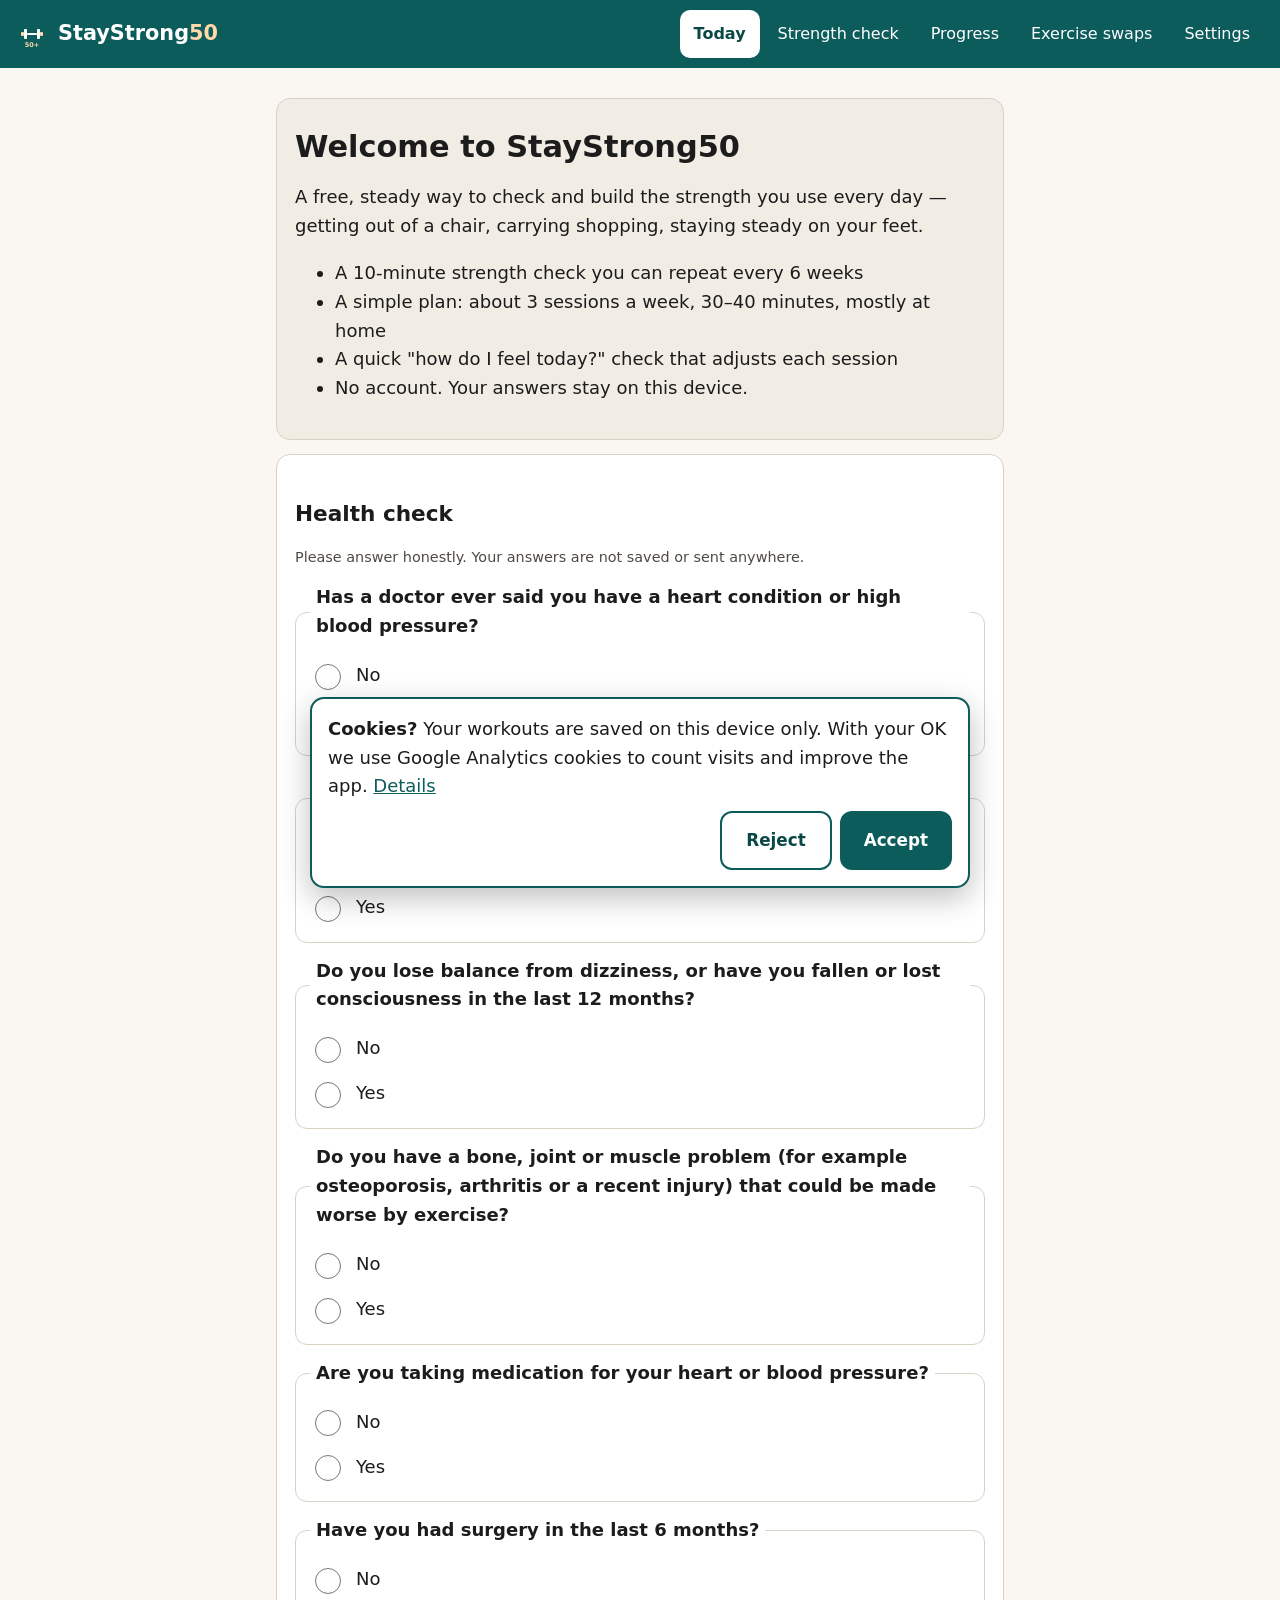
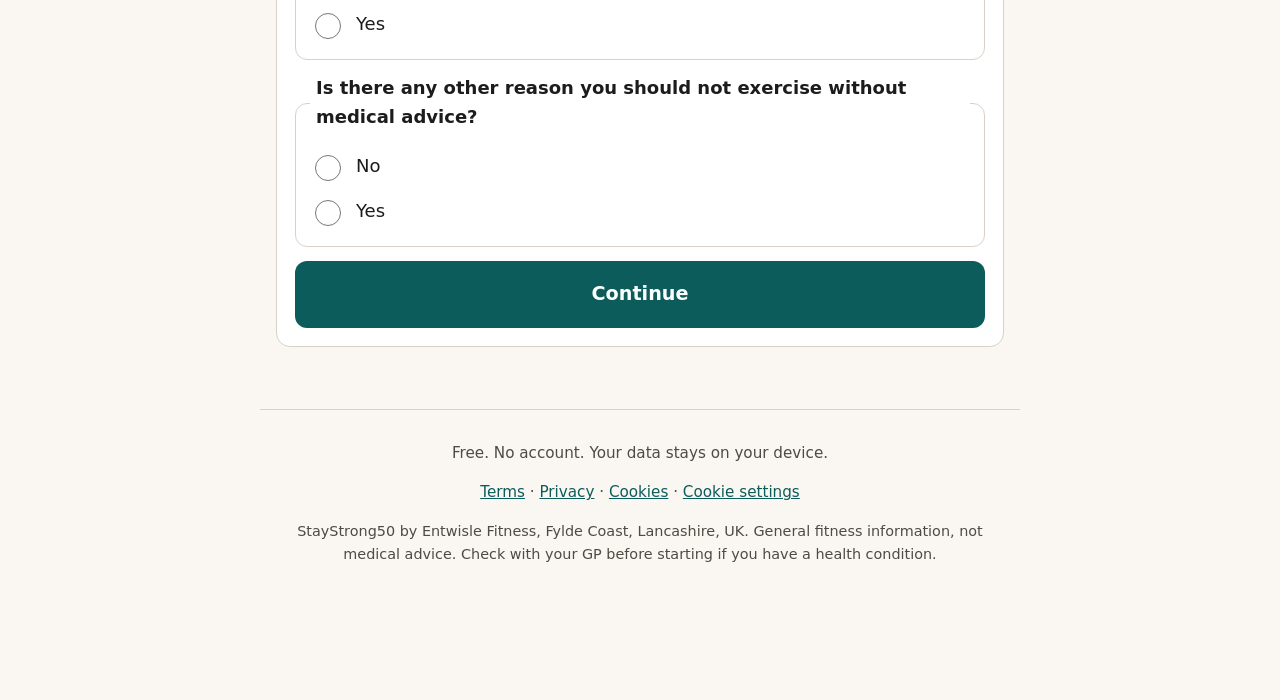
<file: index.html>
<!doctype html>
<html lang="en-GB">
<head>
<meta charset="utf-8">
<meta name="viewport" content="width=device-width, initial-scale=1, viewport-fit=cover">
<title>StayStrong50 — Free Strength Check &amp; Plan for Over 50s</title>
<meta name="description" content="StayStrong50 is a free strength check and training plan for adults 50+. Test your chair stands, arm curls and balance against published age ranges, then follow a joint-friendly plan with built-in recovery.">
<meta name="theme-color" content="#0d5c5c">
<link rel="canonical" href="https://staystrong50.vercel.app/">
<link rel="manifest" href="manifest.webmanifest">
<link rel="icon" href="icon.svg" type="image/svg+xml">
<link rel="apple-touch-icon" href="icon.svg">
<meta property="og:title" content="StayStrong50 — Free Strength Check &amp; Plan for Over 50s">
<meta property="og:description" content="Check your everyday strength and balance, then build it with a safe, steady plan. Free, no account.">
<meta property="og:type" content="website">
<meta property="og:url" content="https://staystrong50.vercel.app/">
<link rel="stylesheet" href="styles.css">
<script>
  // Google Analytics 4 Measurement ID. Leave blank to disable analytics entirely.
  window.GA_ID = "";
  // Google Search Console verification token (content value only).
  window.GSC_TOKEN = "";
</script>
<script src="consent.js"></script>
</head>
<body>
<a class="skip" href="#main">Skip to content</a>
<header class="top">
  <div class="brand"><img src="icon.svg" alt="" width="32" height="32"><span>StayStrong<b>50</b></span></div>
  <nav aria-label="Main">
    <button class="nav" data-view="today" aria-current="page">Today</button>
    <button class="nav" data-view="check">Strength check</button>
    <button class="nav" data-view="progress">Progress</button>
    <button class="nav" data-view="swap">Exercise swaps</button>
    <button class="nav" data-view="settings">Settings</button>
  </nav>
</header>

<main id="main" tabindex="-1"></main>

<div id="toast" class="toast" role="status" aria-live="polite"></div>
<div id="timer" class="timer" hidden></div>
<div id="modal" class="modal" hidden role="dialog" aria-modal="true" aria-labelledby="modalTitle"></div>

<footer class="foot">
  <p>Free. No account. Your data stays on your device.</p>
  <p><a href="terms.html">Terms</a> · <a href="privacy.html">Privacy</a> · <a href="cookies.html">Cookies</a> · <button class="linkbtn" id="cookieSettings" type="button">Cookie settings</button></p>
  <p class="small">StayStrong50 by Entwisle Fitness, Fylde Coast, Lancashire, UK. General fitness information, not medical advice. Check with your GP before starting if you have a health condition.</p>
</footer>

<script src="app.js"></script>
<script>
  if ('serviceWorker' in navigator) {
    window.addEventListener('load', () => navigator.serviceWorker.register('sw.js').catch(() => {}));
  }
</script>
</body>
</html>
</file>
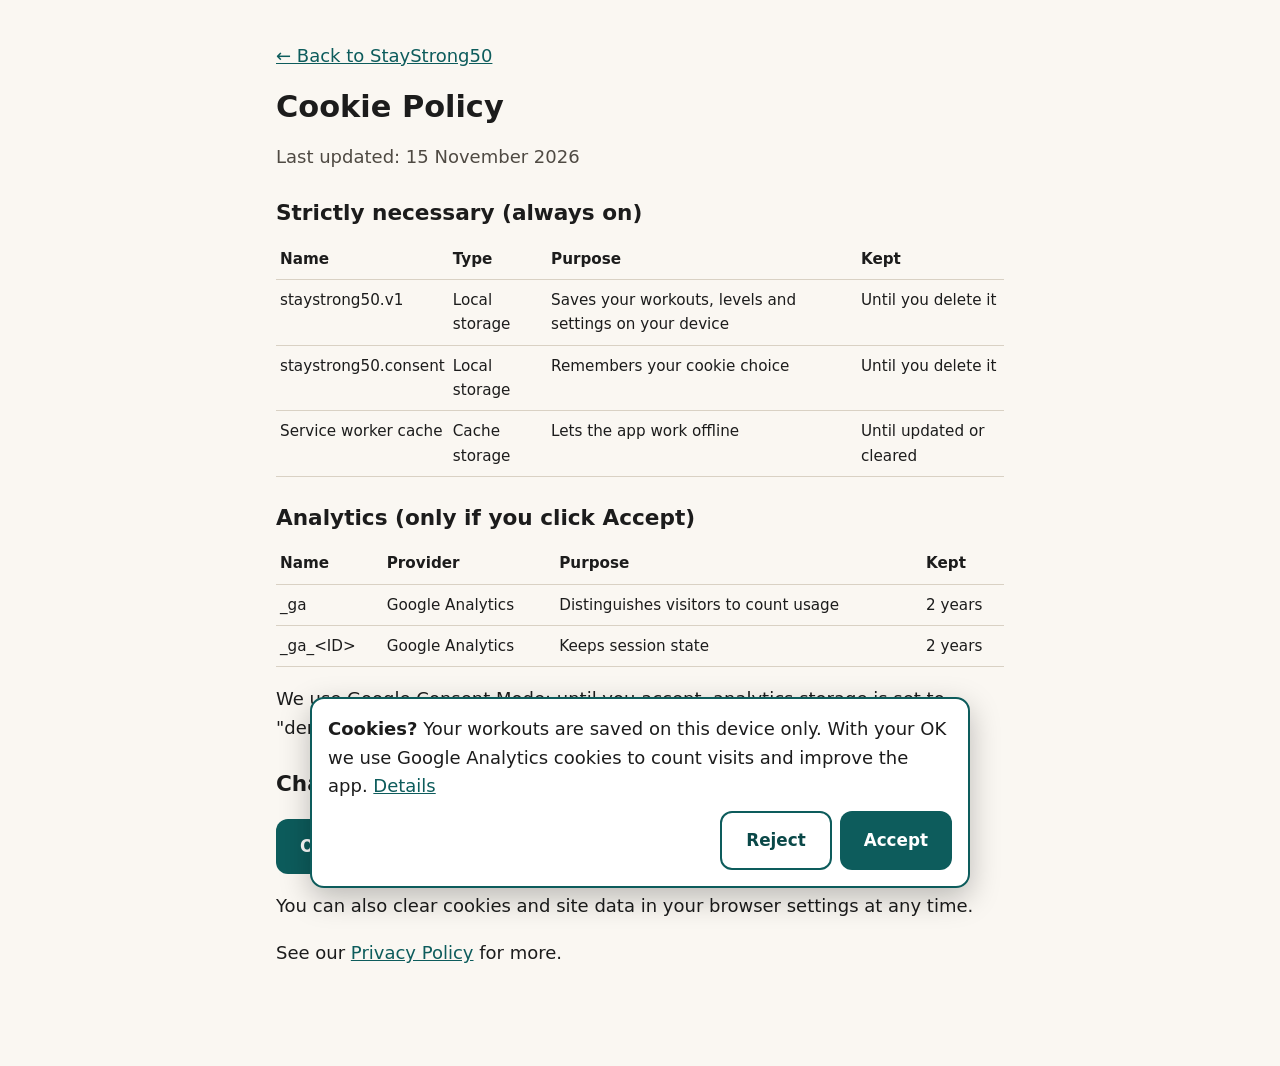
<file: cookies.html>
<!doctype html>
<html lang="en-GB">
<head>
<meta charset="utf-8">
<meta name="viewport" content="width=device-width, initial-scale=1">
<title>Cookie Policy — StayStrong50</title>
<meta name="description" content="Cookies and local storage used by StayStrong50.">
<link rel="stylesheet" href="styles.css">
<link rel="icon" href="icon.svg" type="image/svg+xml">
<script>window.GA_ID = ""; window.GSC_TOKEN = "";</script>
<script src="consent.js"></script>
</head>
<body>
<main class="doc" id="main">
<p><a href="./">← Back to StayStrong50</a></p>
<h1>Cookie Policy</h1>
<p class="muted">Last updated: 15 November 2026</p>

<h2>Strictly necessary (always on)</h2>
<table>
  <thead><tr><th>Name</th><th>Type</th><th>Purpose</th><th>Kept</th></tr></thead>
  <tbody>
    <tr><td>staystrong50.v1</td><td>Local storage</td><td>Saves your workouts, levels and settings on your device</td><td>Until you delete it</td></tr>
    <tr><td>staystrong50.consent</td><td>Local storage</td><td>Remembers your cookie choice</td><td>Until you delete it</td></tr>
    <tr><td>Service worker cache</td><td>Cache storage</td><td>Lets the app work offline</td><td>Until updated or cleared</td></tr>
  </tbody>
</table>

<h2>Analytics (only if you click Accept)</h2>
<table>
  <thead><tr><th>Name</th><th>Provider</th><th>Purpose</th><th>Kept</th></tr></thead>
  <tbody>
    <tr><td>_ga</td><td>Google Analytics</td><td>Distinguishes visitors to count usage</td><td>2 years</td></tr>
    <tr><td>_ga_&lt;ID&gt;</td><td>Google Analytics</td><td>Keeps session state</td><td>2 years</td></tr>
  </tbody>
</table>
<p>We use Google Consent Mode: until you accept, analytics storage is set to "denied" and the Google Analytics script is not loaded at all.</p>

<h2>Change your choice</h2>
<p><button class="btn" id="cookieSettings" type="button">Open cookie settings</button></p>
<p>You can also clear cookies and site data in your browser settings at any time.</p>
<p>See our <a href="privacy.html">Privacy Policy</a> for more.</p>
</main>
</body>
</html>
</file>
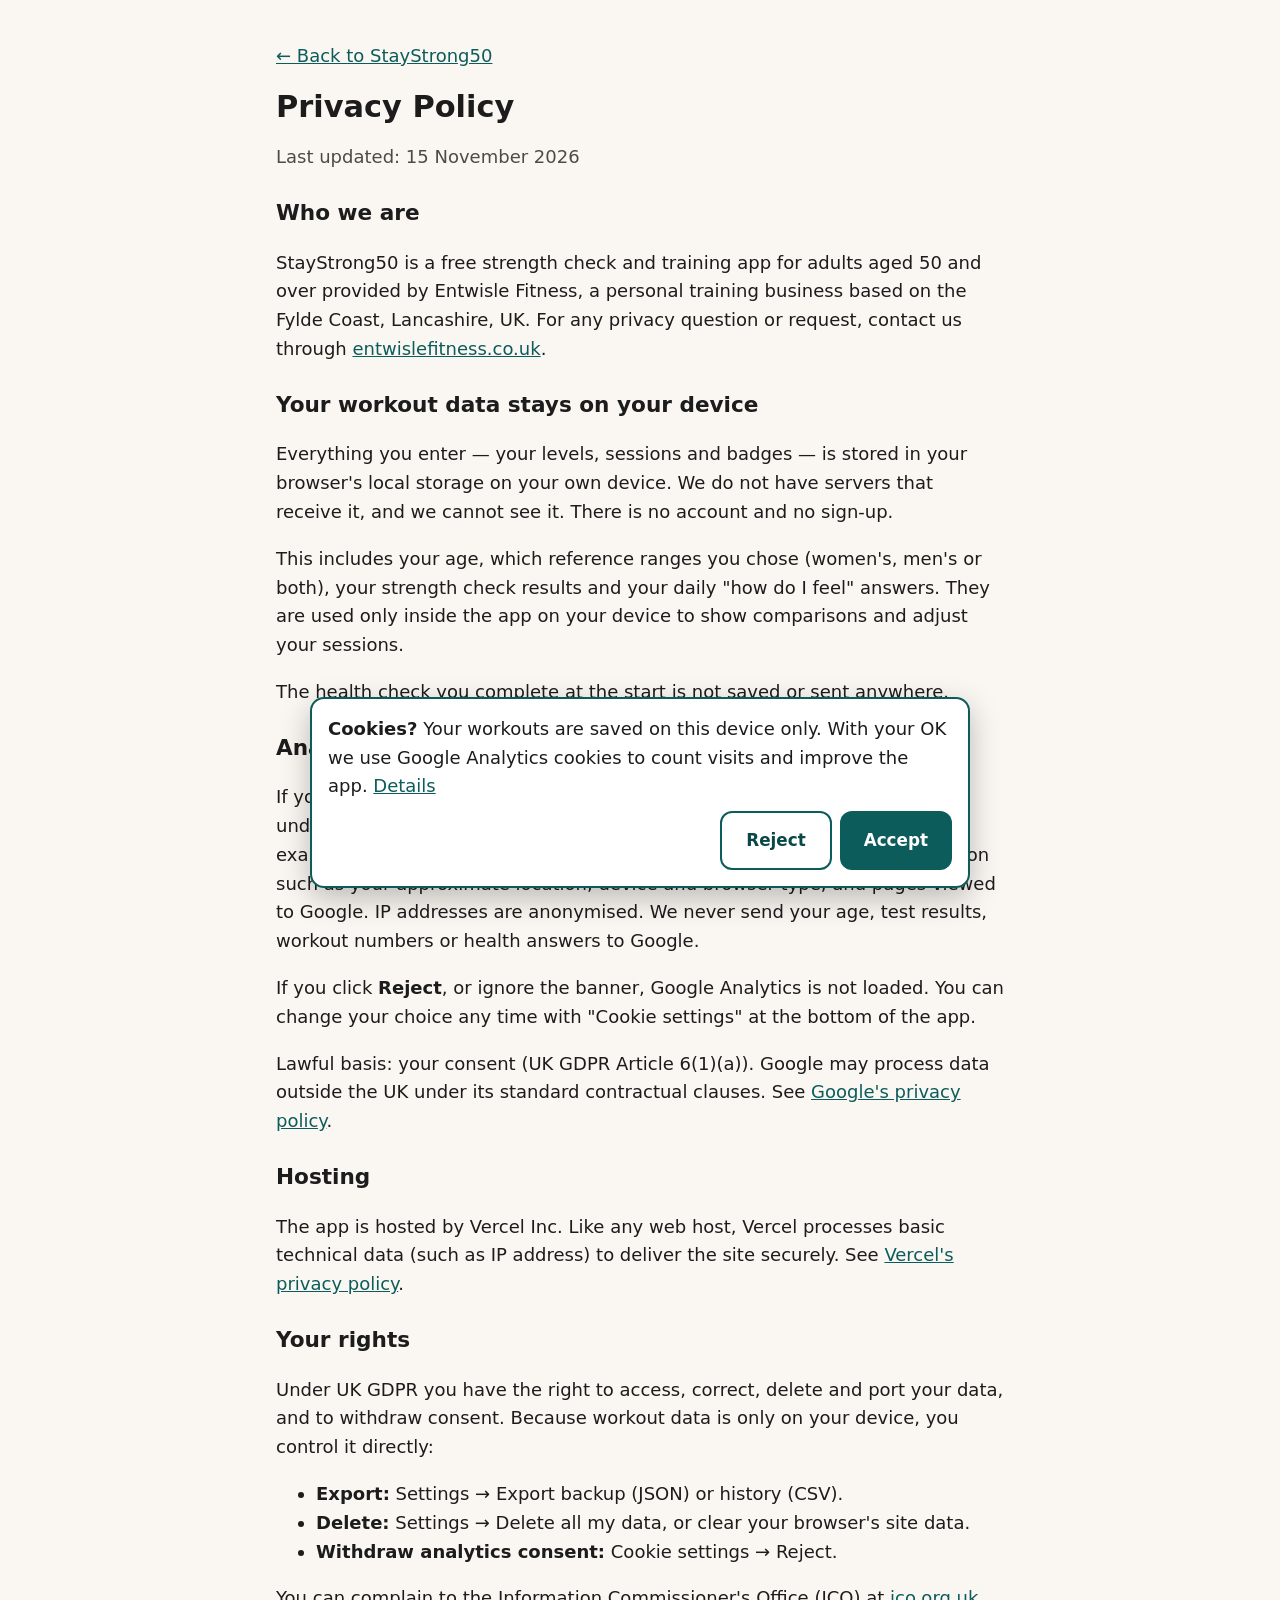
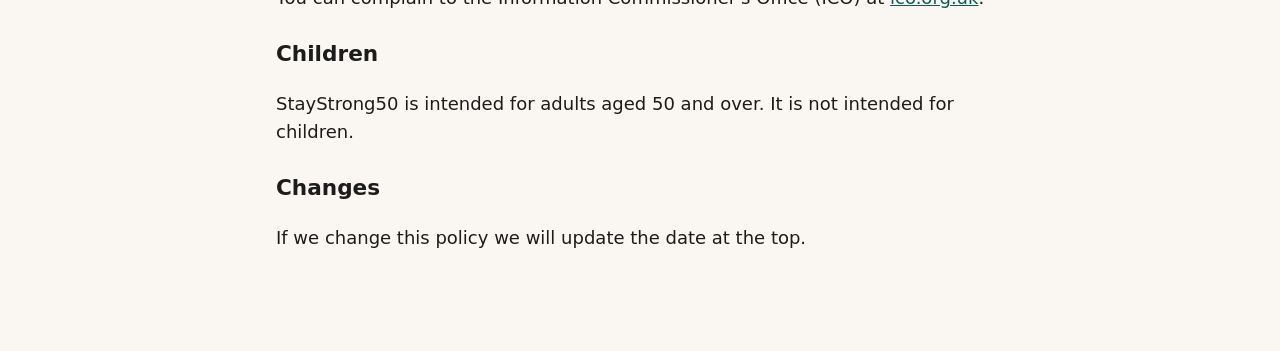
<file: privacy.html>
<!doctype html>
<html lang="en-GB">
<head>
<meta charset="utf-8">
<meta name="viewport" content="width=device-width, initial-scale=1">
<title>Privacy Policy — StayStrong50</title>
<meta name="description" content="How StayStrong50 handles your data: workouts stay on your device; optional analytics only with consent.">
<link rel="stylesheet" href="styles.css">
<link rel="icon" href="icon.svg" type="image/svg+xml">
<script>window.GA_ID = ""; window.GSC_TOKEN = "";</script>
<script src="consent.js"></script>
</head>
<body>
<main class="doc" id="main">
<p><a href="./">← Back to StayStrong50</a></p>
<h1>Privacy Policy</h1>
<p class="muted">Last updated: 15 November 2026</p>

<h2>Who we are</h2>
<p>StayStrong50 is a free strength check and training app for adults aged 50 and over provided by Entwisle Fitness, a personal training business based on the Fylde Coast, Lancashire, UK. For any privacy question or request, contact us through <a href="https://entwislefitness.co.uk" rel="noopener">entwislefitness.co.uk</a>.</p>

<h2>Your workout data stays on your device</h2>
<p>Everything you enter — your levels, sessions and badges — is stored in your browser's local storage on your own device. We do not have servers that receive it, and we cannot see it. There is no account and no sign-up.</p>
<p>This includes your age, which reference ranges you chose (women's, men's or both), your strength check results and your daily "how do I feel" answers. They are used only inside the app on your device to show comparisons and adjust your sessions.</p>
<p>The health check you complete at the start is not saved or sent anywhere.</p>

<h2>Analytics (only with your consent)</h2>
<p>If you click <b>Accept</b> on the cookie banner, we use Google Analytics 4 to understand how many people use the app and which features are used (for example "workout started"). This uses cookies and sends technical information such as your approximate location, device and browser type, and pages viewed to Google. IP addresses are anonymised. We never send your age, test results, workout numbers or health answers to Google.</p>
<p>If you click <b>Reject</b>, or ignore the banner, Google Analytics is not loaded. You can change your choice any time with "Cookie settings" at the bottom of the app.</p>
<p>Lawful basis: your consent (UK GDPR Article 6(1)(a)). Google may process data outside the UK under its standard contractual clauses. See <a href="https://policies.google.com/privacy" rel="noopener">Google's privacy policy</a>.</p>

<h2>Hosting</h2>
<p>The app is hosted by Vercel Inc. Like any web host, Vercel processes basic technical data (such as IP address) to deliver the site securely. See <a href="https://vercel.com/legal/privacy-policy" rel="noopener">Vercel's privacy policy</a>.</p>

<h2>Your rights</h2>
<p>Under UK GDPR you have the right to access, correct, delete and port your data, and to withdraw consent. Because workout data is only on your device, you control it directly:</p>
<ul>
  <li><b>Export:</b> Settings → Export backup (JSON) or history (CSV).</li>
  <li><b>Delete:</b> Settings → Delete all my data, or clear your browser's site data.</li>
  <li><b>Withdraw analytics consent:</b> Cookie settings → Reject.</li>
</ul>
<p>You can complain to the Information Commissioner's Office (ICO) at <a href="https://ico.org.uk" rel="noopener">ico.org.uk</a>.</p>

<h2>Children</h2>
<p>StayStrong50 is intended for adults aged 50 and over. It is not intended for children.</p>

<h2>Changes</h2>
<p>If we change this policy we will update the date at the top.</p>
</main>
</body>
</html>
</file>
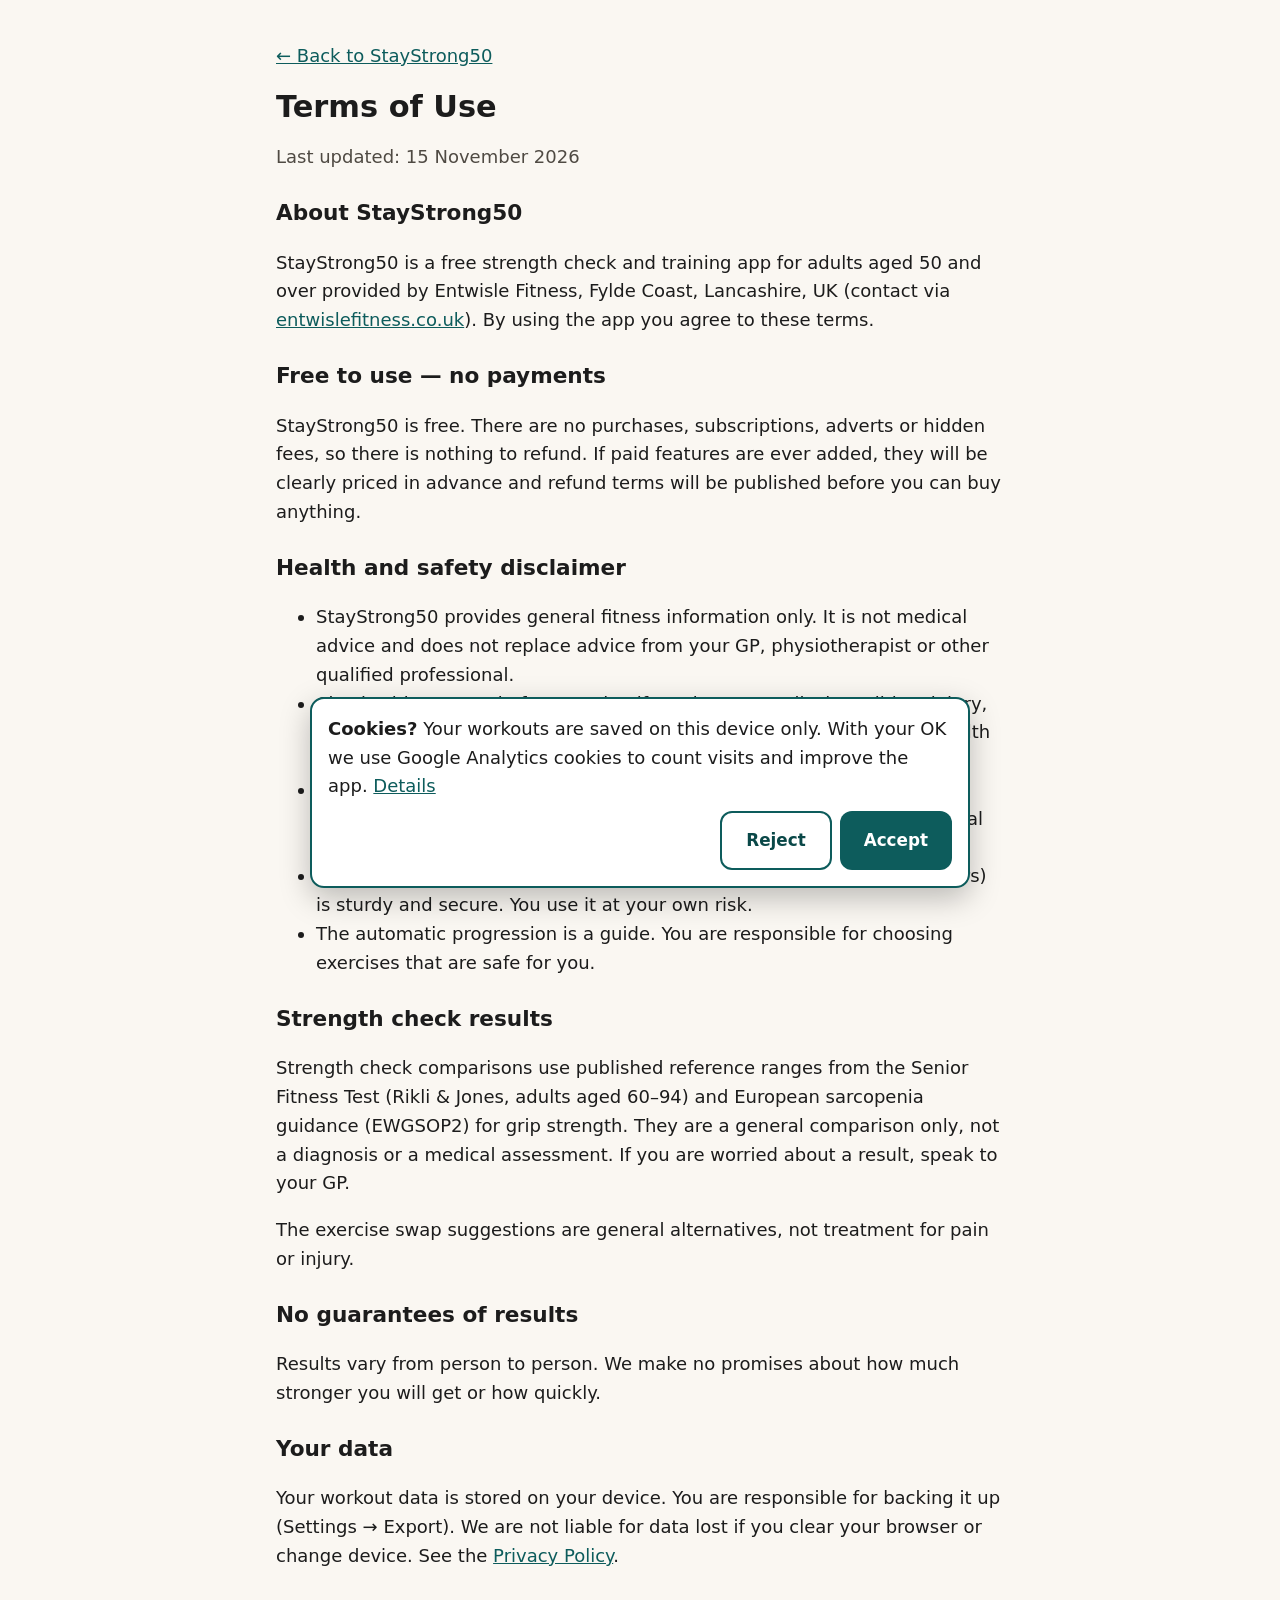
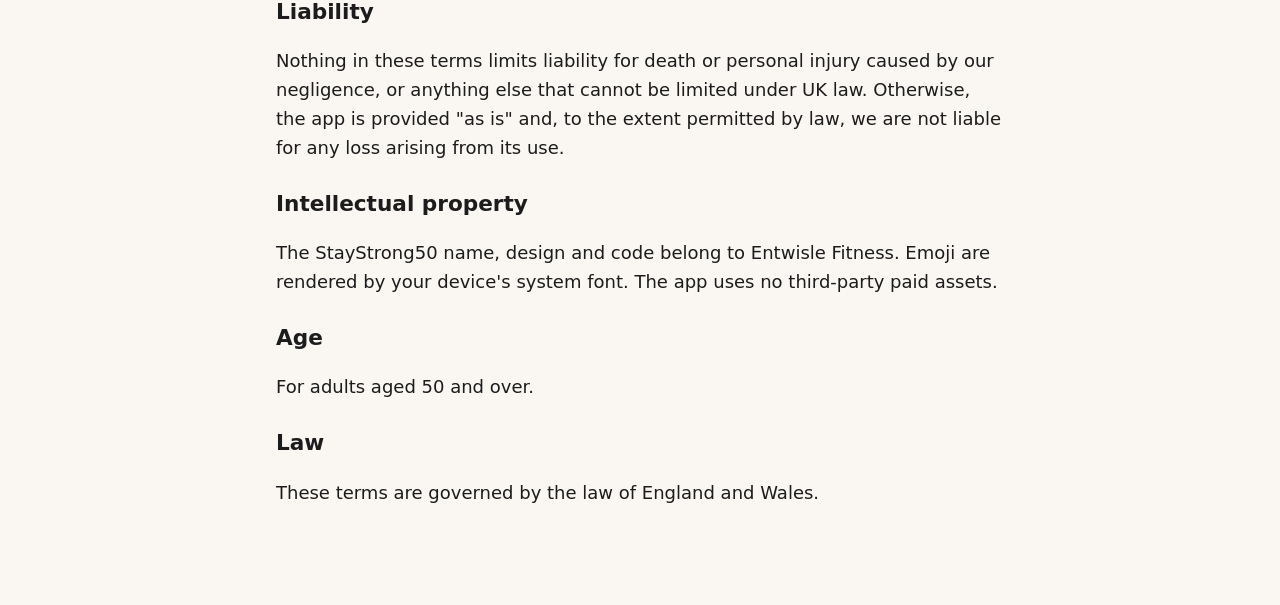
<file: terms.html>
<!doctype html>
<html lang="en-GB">
<head>
<meta charset="utf-8">
<meta name="viewport" content="width=device-width, initial-scale=1">
<title>Terms of Use — StayStrong50</title>
<meta name="description" content="Terms of use and health disclaimer for StayStrong50.">
<link rel="stylesheet" href="styles.css">
<link rel="icon" href="icon.svg" type="image/svg+xml">
<script>window.GA_ID = ""; window.GSC_TOKEN = "";</script>
<script src="consent.js"></script>
</head>
<body>
<main class="doc" id="main">
<p><a href="./">← Back to StayStrong50</a></p>
<h1>Terms of Use</h1>
<p class="muted">Last updated: 15 November 2026</p>

<h2>About StayStrong50</h2>
<p>StayStrong50 is a free strength check and training app for adults aged 50 and over provided by Entwisle Fitness, Fylde Coast, Lancashire, UK (contact via <a href="https://entwislefitness.co.uk" rel="noopener">entwislefitness.co.uk</a>). By using the app you agree to these terms.</p>

<h2>Free to use — no payments</h2>
<p>StayStrong50 is free. There are no purchases, subscriptions, adverts or hidden fees, so there is nothing to refund. If paid features are ever added, they will be clearly priced in advance and refund terms will be published before you can buy anything.</p>

<h2>Health and safety disclaimer</h2>
<ul>
  <li>StayStrong50 provides general fitness information only. It is not medical advice and does not replace advice from your GP, physiotherapist or other qualified professional.</li>
  <li>Check with your GP before starting if you have a medical condition, injury, are pregnant or have recently given birth, or answered "yes" to any health check question.</li>
  <li>Always warm up. Stop immediately if you feel pain, dizziness, chest discomfort or shortness of breath beyond normal effort, and seek medical help if needed.</li>
  <li>Make sure any equipment or furniture you use (bars, tables, chairs, doors) is sturdy and secure. You use it at your own risk.</li>
  <li>The automatic progression is a guide. You are responsible for choosing exercises that are safe for you.</li>
</ul>

<h2>Strength check results</h2>
<p>Strength check comparisons use published reference ranges from the Senior Fitness Test (Rikli &amp; Jones, adults aged 60–94) and European sarcopenia guidance (EWGSOP2) for grip strength. They are a general comparison only, not a diagnosis or a medical assessment. If you are worried about a result, speak to your GP.</p>
<p>The exercise swap suggestions are general alternatives, not treatment for pain or injury.</p>

<h2>No guarantees of results</h2>
<p>Results vary from person to person. We make no promises about how much stronger you will get or how quickly.</p>

<h2>Your data</h2>
<p>Your workout data is stored on your device. You are responsible for backing it up (Settings → Export). We are not liable for data lost if you clear your browser or change device. See the <a href="privacy.html">Privacy Policy</a>.</p>

<h2>Liability</h2>
<p>Nothing in these terms limits liability for death or personal injury caused by our negligence, or anything else that cannot be limited under UK law. Otherwise, the app is provided "as is" and, to the extent permitted by law, we are not liable for any loss arising from its use.</p>

<h2>Intellectual property</h2>
<p>The StayStrong50 name, design and code belong to Entwisle Fitness. Emoji are rendered by your device's system font. The app uses no third-party paid assets.</p>

<h2>Age</h2>
<p>For adults aged 50 and over.</p>

<h2>Law</h2>
<p>These terms are governed by the law of England and Wales.</p>
</main>
</body>
</html>
</file>
<file: styles.css>
:root {
  --bg: #faf7f2;
  --panel: #ffffff;
  --panel2: #f1ece4;
  --line: #d9d1c4;
  --text: #1c1c1c;
  --muted: #4f4a43;
  --teal: #0d5c5c;
  --teal-2: #0a4848;
  --coral: #b8432e;
  --green: #1f6f3a;
  --green-bg: #dff0e3;
  --amber: #8a5a00;
  --amber-bg: #fbedcf;
  --red: #a12a2a;
  --red-bg: #f8dddd;
  --radius: 14px;
  --font: system-ui, -apple-system, "Segoe UI", Roboto, sans-serif;
}
* { box-sizing: border-box; }
[hidden] { display: none !important; }
html, body { margin: 0; }
body { background: var(--bg); color: var(--text); font: 18px/1.6 var(--font); min-height: 100vh; }
a { color: var(--teal); }
button { font: inherit; }
:focus-visible { outline: 3px solid var(--coral); outline-offset: 2px; }
.skip { position: absolute; left: -999px; top: 0; background: var(--teal); color: #fff; padding: 8px 12px; z-index: 99; }
.skip:focus { left: 8px; }

.top { position: sticky; top: 0; z-index: 10; background: var(--teal); color: #fff; padding: 10px 16px;
  display: flex; flex-wrap: wrap; gap: 8px; align-items: center; justify-content: space-between; }
.brand { display: flex; align-items: center; gap: 10px; font-weight: 800; font-size: 1.3rem; }
.brand b { color: #ffd9a8; }
nav { display: flex; gap: 4px; flex-wrap: wrap; }
.nav { background: none; border: 2px solid transparent; color: #fff; padding: 8px 12px; border-radius: 10px; cursor: pointer; min-height: 48px; font-size: 1rem; }
.nav[aria-current="page"] { background: #fff; color: var(--teal-2); font-weight: 700; }
.nav:hover { border-color: rgba(255,255,255,.5); }

main { max-width: 760px; margin: 0 auto; padding: 16px; outline: none; }
h1 { font-size: 1.9rem; line-height: 1.2; margin: 12px 0 6px; }
h2 { font-size: 1.35rem; margin: 24px 0 8px; }
h3 { margin: 0; font-size: 1.15rem; }
.muted { color: var(--muted); }
.small { font-size: .9rem; }

.card { background: var(--panel); border: 1px solid var(--line); border-radius: var(--radius); padding: 18px; margin: 14px 0; }
.intro { background: var(--panel2); }
.row { display: flex; gap: 12px; align-items: center; justify-content: space-between; flex-wrap: wrap; }
.pill { display: inline-block; font-size: .9rem; font-weight: 700; padding: 3px 12px; border-radius: 999px; background: var(--panel2); color: var(--text); }
.pill.teal { background: var(--teal); color: #fff; }
.status { border-radius: 12px; padding: 12px 14px; font-weight: 600; margin: 10px 0; }
.status.green { background: var(--green-bg); color: var(--green); }
.status.amber { background: var(--amber-bg); color: var(--amber); }
.status.red { background: var(--red-bg); color: var(--red); }

.btn { background: var(--teal); color: #fff; border: 0; border-radius: 12px; padding: 14px 24px; font-weight: 700; cursor: pointer; min-height: 52px; font-size: 1.05rem; }
.btn:hover { background: var(--teal-2); }
.btn.big { width: 100%; font-size: 1.2rem; padding: 18px; }
.btn.ghost { background: transparent; color: var(--teal-2); border: 2px solid var(--teal); }
.btn.danger { background: var(--red); }
.linkbtn { background: none; border: 0; color: var(--teal); text-decoration: underline; cursor: pointer; padding: 0; font-size: inherit; }

.ex.done { border-color: var(--green); }
.ex .lvl { color: var(--muted); font-size: .95rem; }
.cue { color: var(--muted); margin: 6px 0 10px; }
.sets { display: flex; gap: 12px; flex-wrap: wrap; margin-top: 8px; }
.set { width: 72px; height: 72px; border-radius: 50%; border: 3px solid var(--line); background: var(--panel2); color: var(--text);
  font-weight: 800; font-size: 1.3rem; cursor: pointer; display: grid; place-items: center; line-height: 1.05; }
.set small { display: block; font-size: .7rem; font-weight: 600; }
.set.hit { background: var(--green); border-color: var(--green); color: #fff; }
.set.miss { background: var(--amber-bg); border-color: var(--amber); color: var(--amber); }
.tools { display: flex; gap: 8px; margin-top: 12px; flex-wrap: wrap; }
.tools button { background: var(--panel2); color: var(--text); border: 1px solid var(--line); border-radius: 10px; padding: 8px 14px; min-height: 44px; cursor: pointer; }

.stats { display: grid; grid-template-columns: repeat(3, 1fr); gap: 8px; }
.stat { background: var(--panel); border: 1px solid var(--line); border-radius: 12px; padding: 12px; text-align: center; }
.stat b { display: block; font-size: 1.6rem; color: var(--teal-2); }
.bar { height: 12px; background: var(--panel2); border-radius: 999px; overflow: hidden; border: 1px solid var(--line); }
.bar i { display: block; height: 100%; background: var(--teal); }

label { display: block; margin: 14px 0 4px; font-weight: 600; }
select, input[type="number"], input[type="file"] { width: 100%; background: #fff; color: var(--text); border: 2px solid var(--line);
  border-radius: 10px; padding: 12px; font: inherit; min-height: 52px; }
input[type="range"] { width: 100%; accent-color: var(--teal); height: 36px; }
fieldset { border: 1px solid var(--line); border-radius: 12px; padding: 12px 14px; margin: 14px 0; }
legend { font-weight: 700; padding: 0 6px; }
.opt { display: flex; gap: 12px; align-items: center; padding: 8px 0; font-weight: 400; margin: 0; }
.opt input { width: 26px; height: 26px; accent-color: var(--teal); flex: none; }
.scale { display: flex; justify-content: space-between; font-size: .85rem; color: var(--muted); }

table { width: 100%; border-collapse: collapse; font-size: .95rem; }
td, th { text-align: left; padding: 8px 4px; border-bottom: 1px solid var(--line); vertical-align: top; }
.chart { width: 100%; height: auto; display: block; margin-top: 8px; }

.toast { position: fixed; left: 50%; top: 90px; transform: translate(-50%, -16px); opacity: 0; pointer-events: none;
  background: var(--teal-2); color: #fff; font-weight: 700; padding: 14px 22px; border-radius: 12px;
  max-width: calc(100% - 32px); text-align: center; transition: .25s; z-index: 30; box-shadow: 0 8px 24px rgba(0,0,0,.2); }
.toast.show { opacity: 1; transform: translate(-50%, 0); }
.timer { position: fixed; left: 50%; bottom: 16px; transform: translateX(-50%); background: #fff; border: 3px solid var(--teal);
  border-radius: 14px; padding: 10px 18px; z-index: 25; display: flex; gap: 14px; align-items: center; font-weight: 800; font-size: 1.15rem; box-shadow: 0 8px 24px rgba(0,0,0,.15); }
.timer button { background: none; border: 0; color: var(--teal); cursor: pointer; font-weight: 700; min-height: 44px; font-size: 1rem; }

.modal { position: fixed; inset: 0; background: rgba(20,20,20,.6); z-index: 40; display: grid; place-items: center; padding: 16px; }
.modal .box { background: #fff; border-radius: var(--radius); padding: 24px; max-width: 520px; width: 100%; max-height: 90vh; overflow: auto; }
.modal .big { font-size: 3rem; font-weight: 800; text-align: center; color: var(--teal-2); }
.modal .actions { display: flex; gap: 10px; flex-wrap: wrap; justify-content: flex-end; margin-top: 16px; }

.consent { position: fixed; left: 12px; right: 12px; bottom: 12px; z-index: 50; background: #fff; border: 2px solid var(--teal);
  border-radius: var(--radius); padding: 16px; max-width: 660px; margin: 0 auto; box-shadow: 0 10px 30px rgba(0,0,0,.25); }
.consent p { margin: 0 0 10px; }
.consent-btns { display: flex; gap: 8px; justify-content: flex-end; flex-wrap: wrap; }

.foot { max-width: 760px; margin: 32px auto 0; padding: 16px 16px 120px; color: var(--muted); font-size: .95rem; text-align: center; border-top: 1px solid var(--line); }
.doc { max-width: 760px; margin: 0 auto; padding: 24px 16px 80px; }

@media (prefers-reduced-motion: reduce) {
  *, *::before, *::after { animation: none !important; transition: none !important; }
}
@media (max-width: 440px) {
  body { font-size: 17px; }
  h1 { font-size: 1.6rem; }
  .set { width: 64px; height: 64px; }
}
</file>
